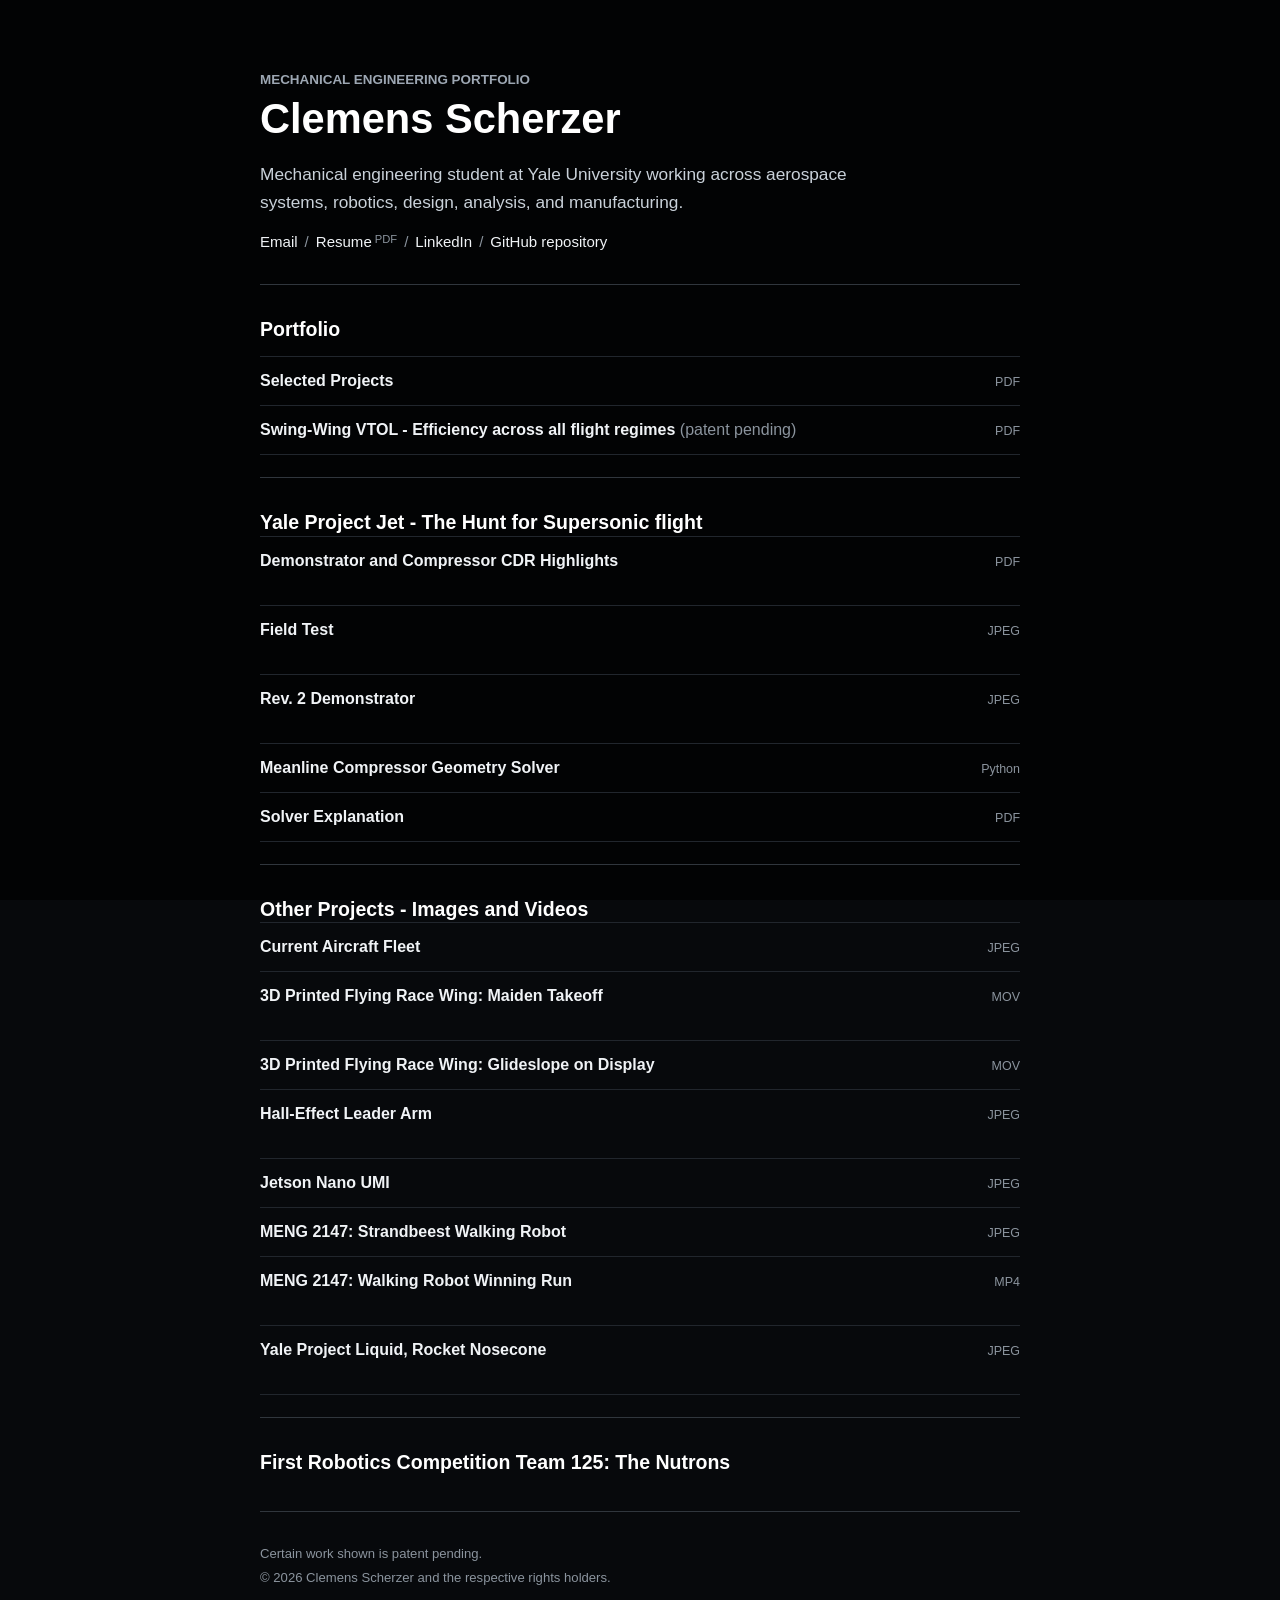
<file: index.html>
<!doctype html>
<html lang="en">
  <head>
    <meta charset="utf-8">
    <meta name="viewport" content="width=device-width, initial-scale=1">
    <meta name="description" content="Clemens Scherzer's mechanical engineering project portfolio.">
    <title>Clemens Scherzer | Portfolio</title>
    <link rel="preload" as="image" href="assets/slides/01-jet-engine.webp" type="image/webp">
    <link rel="stylesheet" href="portfolio-dark.css?v=5">
  </head>
  <body class="home-page">
    <div class="background-slideshow" aria-hidden="true">
      <img src="assets/slides/01-jet-engine.webp" alt="">
      <img src="assets/slides/02-vtol-frame.webp" alt="">
      <img src="assets/slides/03-hybrid-vtol.webp" alt="">
      <img src="assets/slides/04-frc-robot.webp" alt="">
      <img src="assets/slides/05-flying-wing.webp" alt="">
    </div>
    <main>
      <header>
        <p class="eyebrow">Mechanical Engineering Portfolio</p>
        <h1>Clemens Scherzer</h1>
        <p class="intro">
          Mechanical engineering student at Yale University working across
          aerospace systems, robotics, design, analysis, and manufacturing.
        </p>
        <p class="contact">
          <a href="mailto:clemi.scherzer@yale.edu">Email</a>
          <span aria-hidden="true">/</span>
          <a href="ClemensScherzerResume.pdf" target="_blank">Resume</a>
          <small class="contact-type">PDF</small>
          <span aria-hidden="true">/</span>
          <a href="https://www.linkedin.com/in/clemens-scherzer-73954b2a8/" target="_blank" rel="noreferrer">LinkedIn</a>
          <span aria-hidden="true">/</span>
          <a href="https://github.com/clemensJ/clemensj.github.io" target="_blank" rel="noreferrer">GitHub repository</a>
        </p>
      </header>

      <section aria-labelledby="primary-files">
        <h2 id="primary-files">Portfolio</h2>
        <ul class="primary-links">
          <li>
            <a href="ClemensScherzerPortfolio_9_09_25.pdf" target="_blank">Selected Projects</a>
            <span>PDF</span>
          </li>
          <li>
            <a href="VTOL_mvp_Presentation_09_18_25.pdf" target="_blank">Swing-Wing VTOL - Efficiency across all flight regimes <span class="patent-note">(patent pending)</span></a>
            <span>PDF</span>
          </li>
        </ul>
      </section>

      <section aria-labelledby="yale-jet">
        <div class="section-heading-block">
          <h2 id="yale-jet"><a class="section-link" href="ProjectJet_Docs/">Yale Project Jet - The Hunt for Supersonic flight</a></h2>
          <p class="section-description">As Project Lead of Yale Project Jet, I lead the development of a high speed air-breathing UAV, with the lofty goal of breaking the sound barrier. I own the entire system, from airframe to engine. In the club's inaugural year we built a subscale airframe demonstrator and compressor prototypes, and held reviews with industry professionals from RTX. This year, we are sprinting towards complete engine build, static fire, and full scale airframe construction.</p>
        </div>
        <ul class="primary-links">
          <li class="has-description">
            <a href="ProjectJet_Docs/Select_CDR_slides.pdf" target="_blank">Demonstrator and Compressor CDR Highlights</a><span>PDF</span>
            <p class="link-description">As presented to turbomachinery experts from RTX.</p>
          </li>
          <li class="has-description">
            <a href="ProjectJet_Docs/Before_Crash.jpeg" target="_blank">Field Test</a><span>JPEG</span>
            <p class="link-description">Picture of the Rev. 1 Demonstrator before launch. Unfortunately, later-than-anticipated rotation and release in tall grass lead to catastrophic wingtip strikes as the vehicle began to lift off. A new raised launch rail is completed and will be used to launch Rev. 2.</p>
          </li>
          <li class="has-description">
            <a href="ProjectJet_Docs/Rev2_Demonstrator.jpeg" target="_blank">Rev. 2 Demonstrator</a><span>JPEG</span>
            <p class="link-description">After Rev. 1's failure, we redesigned the launch hook and built a new aircraft in 72 hours, with tests planned for the first week of classes in September 2026.</p>
          </li>
          <li><a href="ProjectJet_Docs/root_tip_axial_stage_uniform_dehallers.py" target="_blank">Meanline Compressor Geometry Solver</a><span>Python</span></li>
          <li><a href="ProjectJet_Docs/SolverExplanation.pdf" target="_blank">Solver Explanation</a><span>PDF</span></li>
        </ul>
      </section>

      <section aria-labelledby="media">
        <div class="section-heading-block">
          <h2 id="media"><a class="section-link" href="Misc_Im_Vids/">Other Projects - Images and Videos</a></h2>
          <p class="section-description">I have also undertaken many smaller projects, from quadruped walking robots, to data acquisition devices, to my high performance FPV flying wing.</p>
        </div>
        <ul class="primary-links">
          <li><a href="Misc_Im_Vids/Current_Fleet.jpeg" target="_blank">Current Aircraft Fleet</a><span>JPEG</span></li>
          <li class="has-description">
            <a href="Misc_Im_Vids/Wing_Maiden_Clip_3S.mov" target="_blank">3D Printed Flying Race Wing: Maiden Takeoff</a><span>MOV</span>
            <p class="link-description">This wing proved to be capable of 102mph level flight on a 3s LiPo, significantly faster than Spec-Class race wings with the same powertrain.</p>
          </li>
          <li><a href="Misc_Im_Vids/Wing_glideslope_and_bounce.mov" target="_blank">3D Printed Flying Race Wing: Glideslope on Display</a><span>MOV</span></li>
          <li class="has-description">
            <a href="Misc_Im_Vids/Hall_Effect_Leader_Arm.jpeg" target="_blank">Hall-Effect Leader Arm</a><span>JPEG</span>
            <p class="link-description">This arm took inspiration from the widely adopted GELLO leader arms, but was completely redesigned to use cheap, COTS hall effect sensors and friction hinges. This reduced costs by a factor of three and eliminated reliance on low production quantity servo motors.</p>
          </li>
          <li><a href="Misc_Im_Vids/JetsonNano_UMI.jpeg" target="_blank">Jetson Nano UMI</a><span>JPEG</span></li>
          <li><a href="Misc_Im_Vids/MENG_2147_Walker.jpeg" target="_blank">MENG 2147: Strandbeest Walking Robot</a><span>JPEG</span></li>
          <li class="has-description">
            <a href="Misc_Im_Vids/MENG_2147_Walker.mp4" target="_blank">MENG 2147: Walking Robot Winning Run</a><span>MP4</span>
            <p class="link-description">My team won our final competition, to complete the course as rapidly as possible with a linkage-based walker.</p>
          </li>
          <li class="has-description">
            <a href="Misc_Im_Vids/PLIQ_nosecone.jpeg" target="_blank">Yale Project Liquid, Rocket Nosecone</a><span>JPEG</span>
            <p class="link-description">I experimented with composite layups and printed molds to produce the nosecone for Yale Project Liquid's rocket.</p>
          </li>
        </ul>
      </section>

      <section aria-labelledby="frc-125">
        <h2 id="frc-125"><a class="section-link" href="FRC_125/">First Robotics Competition Team 125: The Nutrons</a></h2>
      </section>

      <footer>
        <p>Certain work shown is patent pending.</p>
        <p>&copy; 2026 Clemens Scherzer and the respective rights holders.</p>
      </footer>
    </main>
  </body>
</html>
</file>
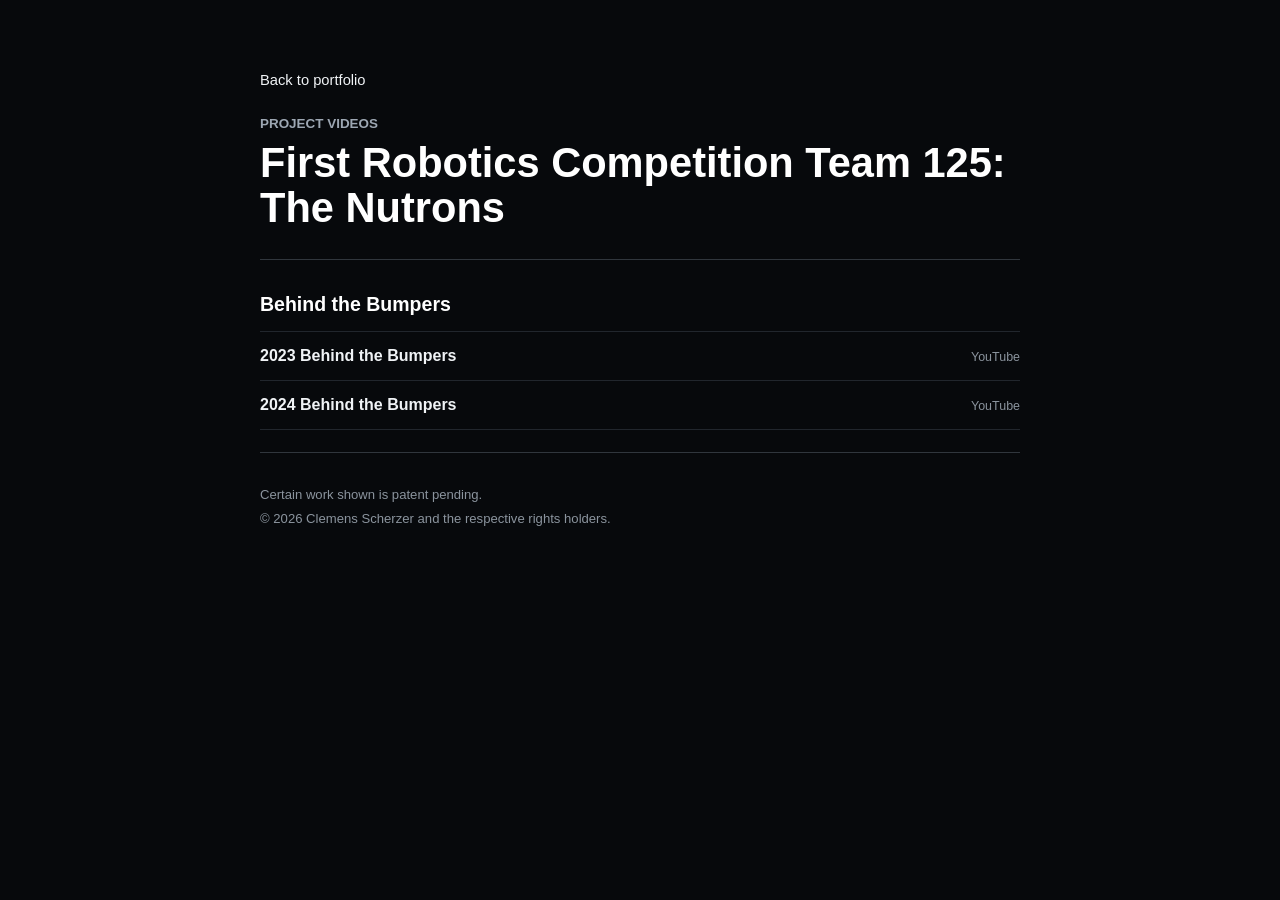
<file: FRC_125/index.html>
<!doctype html>
<html lang="en">
  <head>
    <meta charset="utf-8">
    <meta name="viewport" content="width=device-width, initial-scale=1">
    <meta name="description" content="First Robotics Competition Team 125: The Nutrons video features.">
    <title>First Robotics Competition Team 125: The Nutrons | Clemens Scherzer</title>
    <link rel="stylesheet" href="../portfolio-dark.css?v=5">
  </head>
  <body>
    <main class="subpage">
      <nav class="back-link" aria-label="Breadcrumb">
        <a href="../">Back to portfolio</a>
      </nav>

      <header>
        <p class="eyebrow">Project Videos</p>
        <h1>First Robotics Competition Team 125: The Nutrons</h1>
      </header>

      <section aria-labelledby="behind-the-bumpers">
        <h2 id="behind-the-bumpers">Behind the Bumpers</h2>
        <ul class="primary-links">
          <li>
            <a href="https://www.youtube.com/watch?v=fmK7OAET3F4" target="_blank" rel="noreferrer">2023 Behind the Bumpers</a>
            <span>YouTube</span>
          </li>
          <li>
            <a href="https://www.youtube.com/watch?v=wwSJdBOpfKY" target="_blank" rel="noreferrer">2024 Behind the Bumpers</a>
            <span>YouTube</span>
          </li>
        </ul>
      </section>

      <footer>
        <p>Certain work shown is patent pending.</p>
        <p>&copy; 2026 Clemens Scherzer and the respective rights holders.</p>
      </footer>
    </main>
  </body>
</html>
</file>
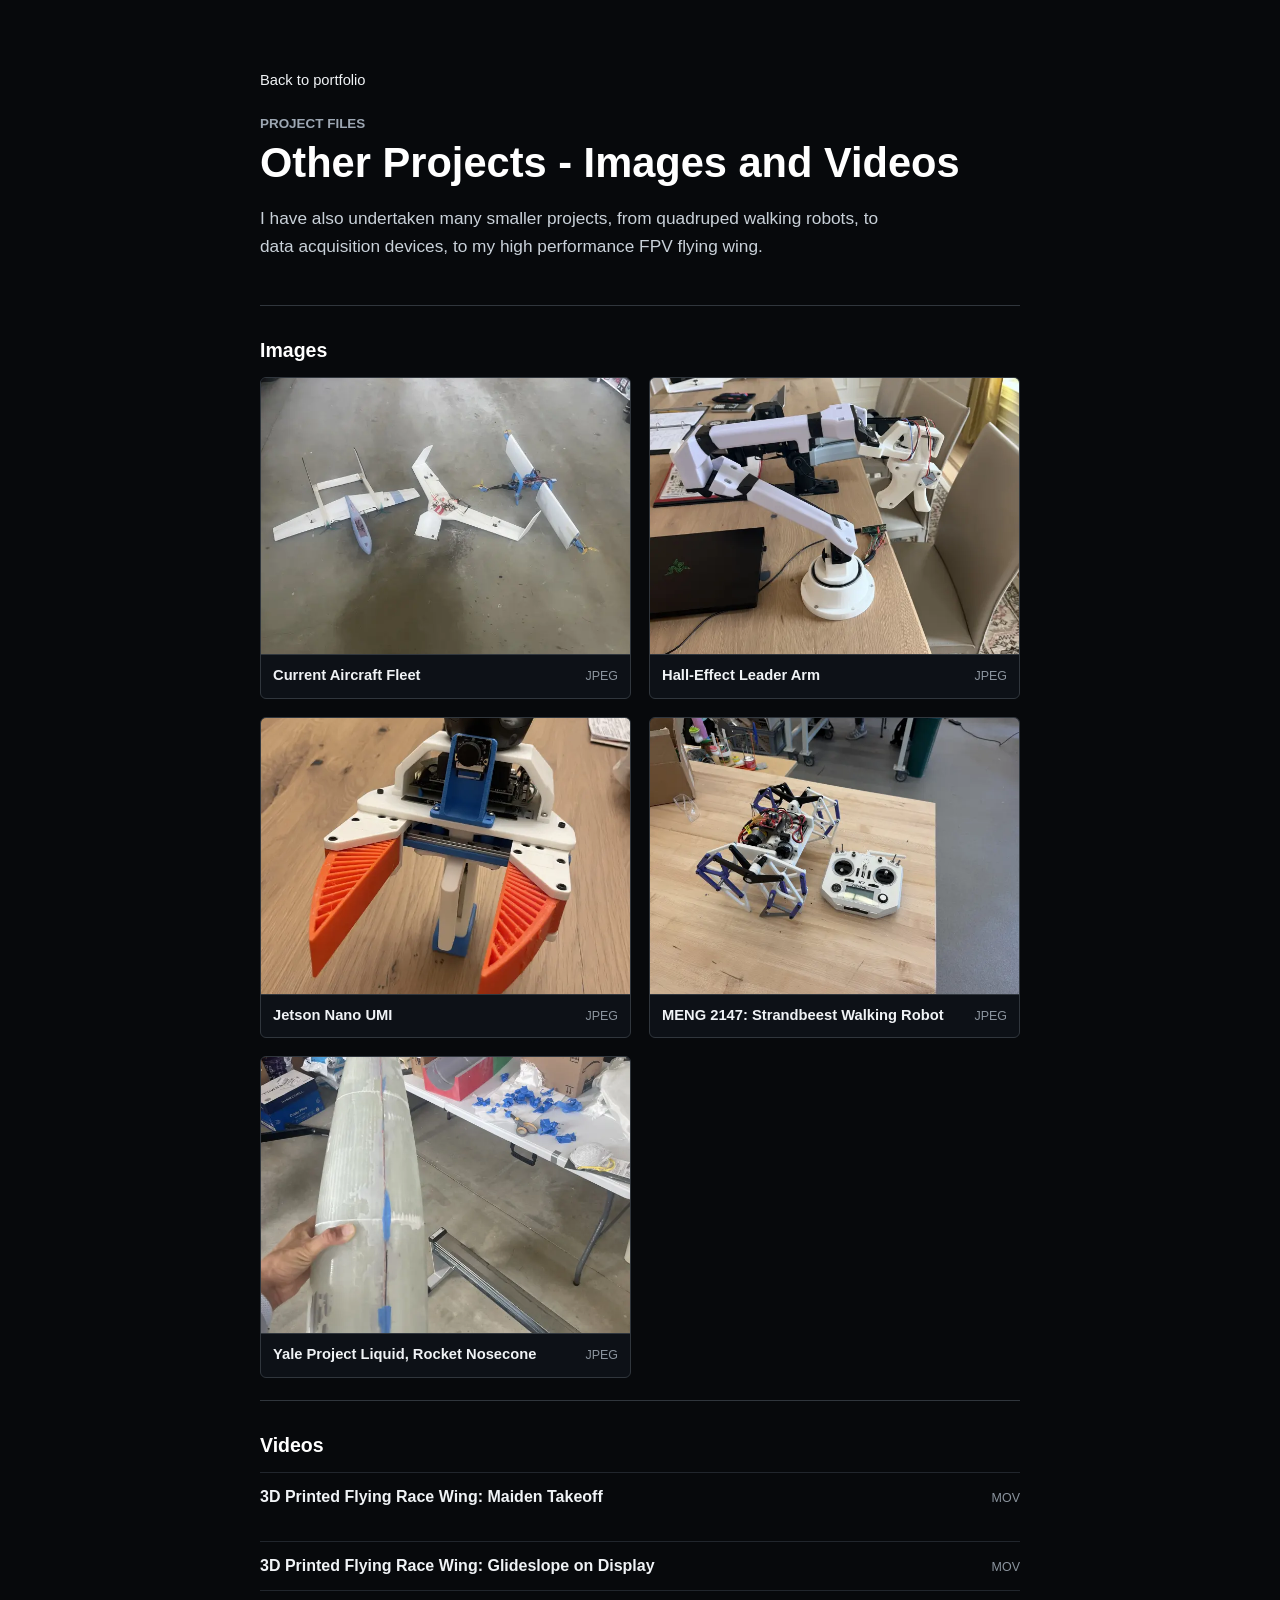
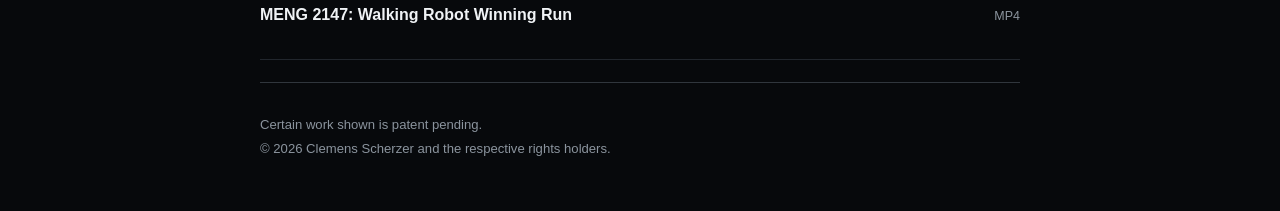
<file: Misc_Im_Vids/index.html>
<!doctype html>
<html lang="en">
  <head>
    <meta charset="utf-8">
    <meta name="viewport" content="width=device-width, initial-scale=1">
    <meta name="description" content="Other engineering project images and videos from Clemens Scherzer.">
    <title>Other Projects - Images and Videos | Clemens Scherzer</title>
    <link rel="stylesheet" href="../portfolio-dark.css?v=5">
  </head>
  <body>
    <main class="subpage">
      <nav class="back-link" aria-label="Breadcrumb">
        <a href="../">Back to portfolio</a>
      </nav>

      <header>
        <p class="eyebrow">Project Files</p>
        <h1>Other Projects - Images and Videos</h1>
        <p class="intro">I have also undertaken many smaller projects, from quadruped walking robots, to data acquisition devices, to my high performance FPV flying wing.</p>
      </header>

      <section aria-labelledby="project-images">
        <h2 id="project-images">Images</h2>
        <ul class="thumbnail-grid">
          <li>
            <a href="Current_Fleet.jpeg" target="_blank">
              <img src="thumbnails/Current_Fleet.webp" alt="A collection of prototype aircraft" loading="lazy">
              <span>Current Aircraft Fleet <small>JPEG</small></span>
            </a>
          </li>
          <li>
            <a class="has-description" href="Hall_Effect_Leader_Arm.jpeg" target="_blank">
              <img src="thumbnails/Hall_Effect_Leader_Arm.webp" alt="Hall-effect leader arm prototype" loading="lazy">
              <span>Hall-Effect Leader Arm <small>JPEG</small></span>
              <p class="link-description">This arm took inspiration from the widely adopted GELLO leader arms, but was completely redesigned to use cheap, COTS hall effect sensors and friction hinges. This reduced costs by a factor of three and eliminated reliance on low production quantity servo motors.</p>
            </a>
          </li>
          <li>
            <a href="JetsonNano_UMI.jpeg" target="_blank">
              <img src="thumbnails/JetsonNano_UMI.webp" alt="Jetson Nano universal manipulator interface" loading="lazy">
              <span>Jetson Nano UMI <small>JPEG</small></span>
            </a>
          </li>
          <li>
            <a href="MENG_2147_Walker.jpeg" target="_blank">
              <img src="thumbnails/MENG_2147_Walker.webp" alt="Mechanical walker prototype and controller" loading="lazy">
              <span>MENG 2147: Strandbeest Walking Robot <small>JPEG</small></span>
            </a>
          </li>
          <li>
            <a class="has-description" href="PLIQ_nosecone.jpeg" target="_blank">
              <img src="thumbnails/PLIQ_nosecone.webp" alt="Project Liquid composite nosecone manufacturing" loading="lazy">
              <span>Yale Project Liquid, Rocket Nosecone <small>JPEG</small></span>
              <p class="link-description">I experimented with composite layups and printed molds to produce the nosecone for Yale Project Liquid's rocket.</p>
            </a>
          </li>
        </ul>
      </section>

      <section aria-labelledby="project-videos">
        <h2 id="project-videos">Videos</h2>
        <ul class="primary-links">
          <li class="has-description">
            <a href="Wing_Maiden_Clip_3S.mov" target="_blank">3D Printed Flying Race Wing: Maiden Takeoff</a><span>MOV</span>
            <p class="link-description">This wing proved to be capable of 102mph level flight on a 3s LiPo, significantly faster than Spec-Class race wings with the same powertrain.</p>
          </li>
          <li><a href="Wing_glideslope_and_bounce.mov" target="_blank">3D Printed Flying Race Wing: Glideslope on Display</a><span>MOV</span></li>
          <li class="has-description">
            <a href="MENG_2147_Walker.mp4" target="_blank">MENG 2147: Walking Robot Winning Run</a><span>MP4</span>
            <p class="link-description">My team won our final competition, to complete the course as rapidly as possible with a linkage-based walker.</p>
          </li>
        </ul>
      </section>

      <footer>
        <p>Certain work shown is patent pending.</p>
        <p>&copy; 2026 Clemens Scherzer and the respective rights holders.</p>
      </footer>
    </main>
  </body>
</html>
</file>
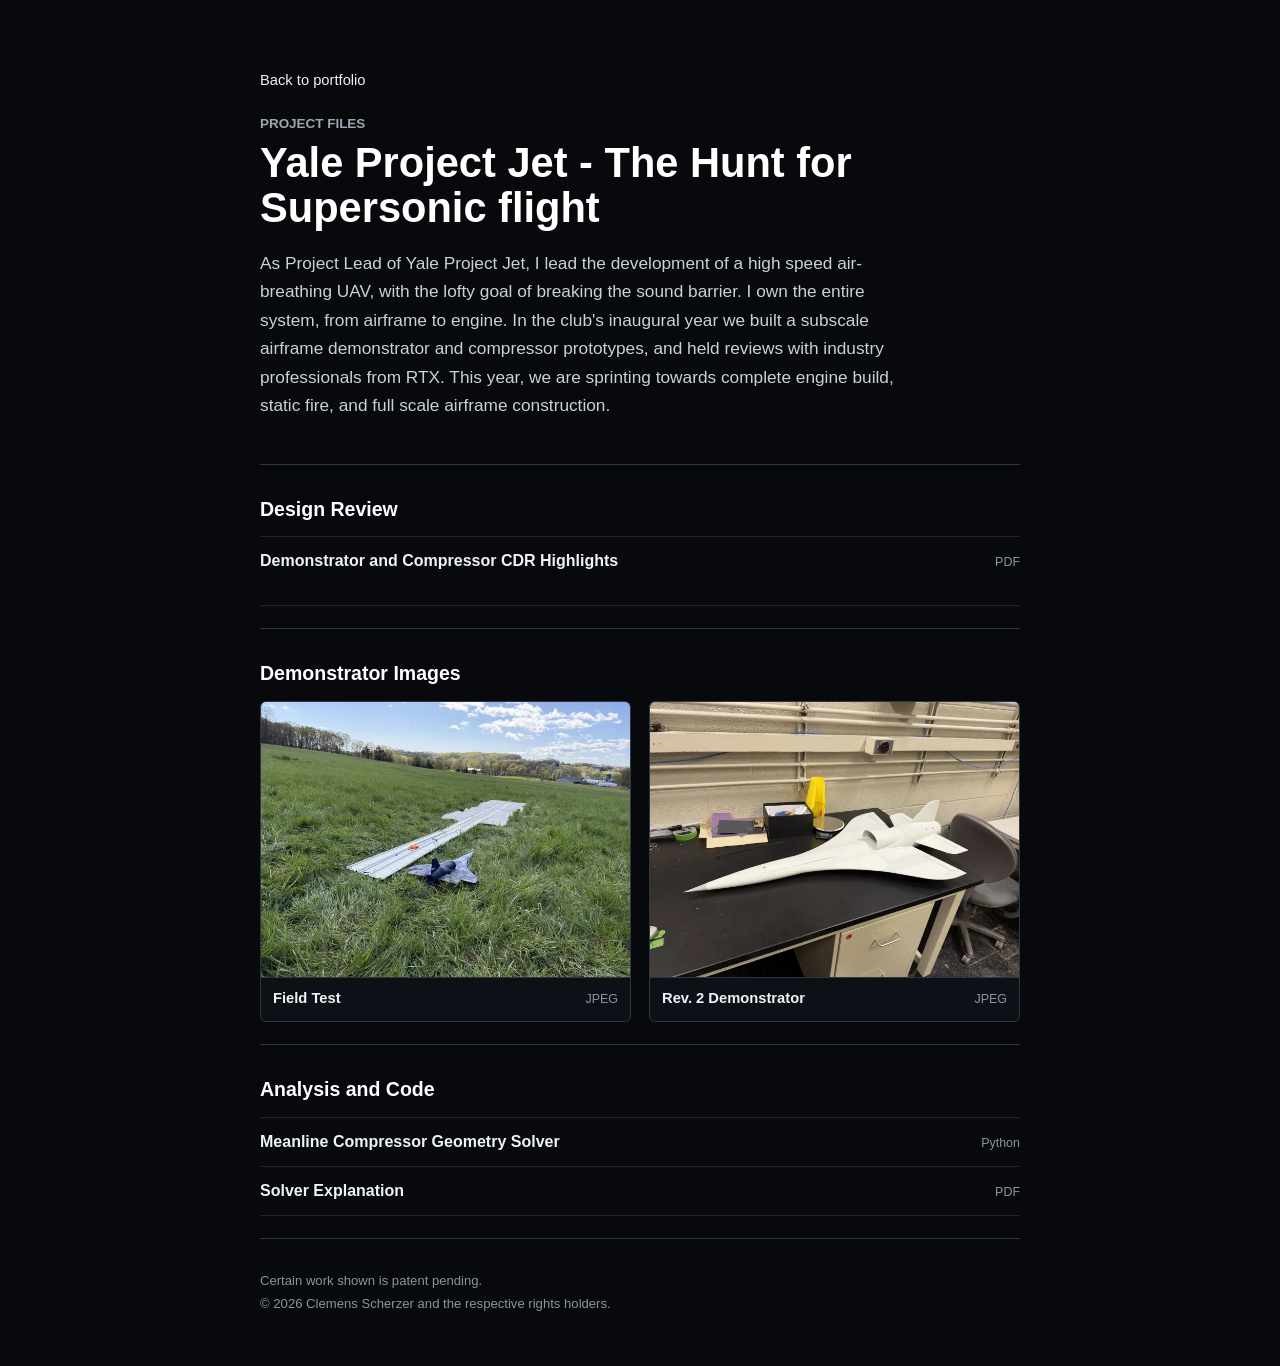
<file: ProjectJet_Docs/index.html>
<!doctype html>
<html lang="en">
  <head>
    <meta charset="utf-8">
    <meta name="viewport" content="width=device-width, initial-scale=1">
    <meta name="description" content="Yale Project Jet - The Hunt for Supersonic flight, led by Clemens Scherzer.">
    <title>Yale Project Jet - The Hunt for Supersonic flight | Clemens Scherzer</title>
    <link rel="stylesheet" href="../portfolio-dark.css?v=5">
  </head>
  <body>
    <main class="subpage">
      <nav class="back-link" aria-label="Breadcrumb">
        <a href="../">Back to portfolio</a>
      </nav>

      <header>
        <p class="eyebrow">Project Files</p>
        <h1>Yale Project Jet - The Hunt for Supersonic flight</h1>
        <p class="intro">As Project Lead of Yale Project Jet, I lead the development of a high speed air-breathing UAV, with the lofty goal of breaking the sound barrier. I own the entire system, from airframe to engine. In the club's inaugural year we built a subscale airframe demonstrator and compressor prototypes, and held reviews with industry professionals from RTX. This year, we are sprinting towards complete engine build, static fire, and full scale airframe construction.</p>
      </header>

      <section aria-labelledby="jet-review">
        <h2 id="jet-review">Design Review</h2>
        <ul class="primary-links">
          <li class="has-description">
            <a href="Select_CDR_slides.pdf" target="_blank">Demonstrator and Compressor CDR Highlights</a><span>PDF</span>
            <p class="link-description">As presented to turbomachinery experts from RTX.</p>
          </li>
        </ul>
      </section>

      <section aria-labelledby="jet-images">
        <h2 id="jet-images">Demonstrator Images</h2>
        <ul class="thumbnail-grid">
          <li>
            <a class="has-description" href="Before_Crash.jpeg" target="_blank">
              <img src="thumbnails/Before_Crash.webp" alt="Yale Project Jet aircraft at a field test" loading="lazy">
              <span>Field Test <small>JPEG</small></span>
              <p class="link-description">Picture of the Rev. 1 Demonstrator before launch. Unfortunately, later-than-anticipated rotation and release in tall grass lead to catastrophic wingtip strikes as the vehicle began to lift off. A new raised launch rail is completed and will be used to launch Rev. 2.</p>
            </a>
          </li>
          <li>
            <a class="has-description" href="Rev2_Demonstrator.jpeg" target="_blank">
              <img src="thumbnails/Rev2_Demonstrator.webp" alt="Yale Project Jet Rev. 2 demonstrator aircraft" loading="lazy">
              <span>Rev. 2 Demonstrator <small>JPEG</small></span>
              <p class="link-description">After Rev. 1's failure, we redesigned the launch hook and built a new aircraft in 72 hours, with tests planned for the first week of classes in September 2026.</p>
            </a>
          </li>
        </ul>
      </section>

      <section aria-labelledby="jet-analysis">
        <h2 id="jet-analysis">Analysis and Code</h2>
        <ul class="primary-links">
          <li><a href="root_tip_axial_stage_uniform_dehallers.py" target="_blank">Meanline Compressor Geometry Solver</a><span>Python</span></li>
          <li><a href="SolverExplanation.pdf" target="_blank">Solver Explanation</a><span>PDF</span></li>
        </ul>
      </section>

      <footer>
        <p>Certain work shown is patent pending.</p>
        <p>&copy; 2026 Clemens Scherzer and the respective rights holders.</p>
      </footer>
    </main>
  </body>
</html>
</file>
<file: portfolio-dark.css>
:root {
  color-scheme: dark;
  font-family: -apple-system, BlinkMacSystemFont, "Segoe UI", Helvetica, Arial, sans-serif;
  color: #f0f3f6;
  background: #07090c;
  font-synthesis: none;
}

* {
  box-sizing: border-box;
}

body {
  margin: 0;
  min-height: 100vh;
  background: #07090c;
}

main {
  position: relative;
  z-index: 1;
  width: min(100% - 40px, 760px);
  margin: 0 auto;
  padding: 72px 0 48px;
}

.background-slideshow {
  position: fixed;
  z-index: 0;
  inset: 0;
  overflow: hidden;
  background: #050608;
}

.background-slideshow::after {
  position: absolute;
  content: "";
  inset: 0;
  background: rgb(0 0 0 / 52%);
}

.background-slideshow img {
  position: absolute;
  inset: 0;
  width: 100%;
  height: 100%;
  object-fit: cover;
  object-position: 54% center;
  opacity: 0;
  filter: brightness(0.58) saturate(0.82);
  animation: background-slide 40s linear infinite;
}

.background-slideshow img:nth-child(1) {
  animation-delay: -1s;
}

.background-slideshow img:nth-child(2) {
  animation-delay: 7s;
}

.background-slideshow img:nth-child(3) {
  animation-delay: 15s;
}

.background-slideshow img:nth-child(4) {
  animation-delay: 23s;
}

.background-slideshow img:nth-child(5) {
  animation-delay: 31s;
}

.background-slideshow img:nth-child(-n+3) {
  transform: translateX(-96px);
}

.background-slideshow img:nth-child(2) {
  transform: translateX(-192px);
}

.background-slideshow img:nth-child(-n+4) {
  filter: brightness(0.73) saturate(0.82);
}

@keyframes background-slide {
  0% {
    opacity: 0;
  }

  2.5%,
  20% {
    opacity: 1;
  }

  22.5%,
  100% {
    opacity: 0;
  }
}

header {
  padding-bottom: 34px;
  border-bottom: 1px solid #30363d;
}

.eyebrow {
  margin: 0 0 10px;
  color: #9da7b3;
  font-size: 0.84rem;
  font-weight: 600;
  text-transform: uppercase;
}

h1,
h2,
p {
  letter-spacing: 0;
}

h1 {
  margin: 0;
  color: #ffffff;
  font-size: 2.6rem;
  line-height: 1.08;
}

.intro {
  max-width: 650px;
  margin: 18px 0 16px;
  color: #c9d1d9;
  font-size: 1.08rem;
  line-height: 1.65;
}

.contact {
  display: flex;
  flex-wrap: wrap;
  gap: 7px;
  margin: 0;
  color: #8b949e;
  font-size: 0.94rem;
}

.contact-type {
  margin-left: -4px;
  color: #8b949e;
  font-size: 0.7rem;
}

section {
  padding: 32px 0 22px;
  border-bottom: 1px solid #30363d;
}

h2 {
  margin: 0 0 14px;
  color: #ffffff;
  font-size: 1.22rem;
  line-height: 1.3;
}

.section-link {
  color: inherit;
}

.back-link {
  margin-bottom: 28px;
  font-size: 0.92rem;
}

.subpage header {
  padding-bottom: 28px;
}

ul {
  margin: 0;
  padding-left: 22px;
}

li {
  margin: 9px 0;
  line-height: 1.5;
}

a {
  color: #f0f3f6;
  text-decoration: none;
}

a:hover {
  color: #ff9b5c;
}

a:focus-visible {
  outline: 2px solid #58a6ff;
  outline-offset: 4px;
  border-radius: 2px;
}

.primary-links {
  padding: 0;
  list-style: none;
}

.primary-links li {
  display: grid;
  grid-template-columns: minmax(0, 1fr) auto;
  align-items: baseline;
  gap: 20px;
  margin: 0;
  padding: 12px 0;
  border-top: 1px solid #21262d;
}

.primary-links li:last-child {
  border-bottom: 1px solid #21262d;
}

.primary-links a {
  font-weight: 600;
}

.primary-links li > span {
  color: #8b949e;
  font-size: 0.78rem;
}

.primary-links .patent-note {
  color: #8b949e;
  font-size: inherit;
  font-weight: 400;
}

.section-heading-block h2 {
  margin-bottom: 0;
}

.section-description,
.link-description {
  max-height: 0;
  margin: 0;
  overflow: hidden;
  color: #b7c0ca;
  font-size: 0.9rem;
  font-weight: 400;
  line-height: 1.55;
  opacity: 0;
  transition: max-height 350ms ease, margin 350ms ease, opacity 220ms ease;
}

.section-heading-block:has(.section-link:hover) .section-description,
.section-heading-block:focus-within .section-description {
  max-height: 24rem;
  margin: 10px 0 18px;
  opacity: 1;
}

.primary-links .link-description {
  grid-column: 1 / -1;
}

.primary-links .has-description:has(> a:hover) .link-description,
.primary-links .has-description:focus-within .link-description {
  max-height: 14rem;
  margin-top: 8px;
  opacity: 1;
}

.thumbnail-grid {
  display: grid;
  grid-template-columns: repeat(2, minmax(0, 1fr));
  gap: 18px;
  padding: 0;
  list-style: none;
}

.thumbnail-grid li {
  min-width: 0;
  margin: 0;
}

.thumbnail-grid a {
  display: block;
  overflow: hidden;
  color: #f0f3f6;
  text-decoration: none;
  background: #0d1117;
  border: 1px solid #30363d;
  border-radius: 6px;
}

.thumbnail-grid a:hover {
  color: #ff9b5c;
  border-color: #6e7681;
}

.thumbnail-grid img {
  display: block;
  width: 100%;
  aspect-ratio: 4 / 3;
  object-fit: cover;
  background: #161b22;
  border-bottom: 1px solid #30363d;
}

.thumbnail-grid span {
  display: flex;
  align-items: baseline;
  justify-content: space-between;
  gap: 14px;
  padding: 11px 12px 12px;
  font-size: 0.92rem;
  font-weight: 600;
  line-height: 1.35;
}

.thumbnail-grid small {
  color: #8b949e;
  font-size: 0.78rem;
  font-weight: 400;
}

.thumbnail-grid .link-description {
  padding: 0 12px;
}

.thumbnail-grid .has-description:hover .link-description,
.thumbnail-grid .has-description:focus .link-description {
  max-height: 18rem;
  padding-bottom: 12px;
  opacity: 1;
}

footer {
  padding-top: 28px;
  color: #8b949e;
  font-size: 0.82rem;
  line-height: 1.5;
}

footer p {
  margin: 4px 0;
}

@media (prefers-reduced-motion: reduce) {
  .background-slideshow img {
    animation: none;
  }

  .section-description,
  .link-description {
    transition: none;
  }

  .background-slideshow img:first-child {
    opacity: 1;
  }
}

@media (hover: none) {
  .section-description,
  .primary-links .link-description,
  .thumbnail-grid .link-description {
    max-height: none;
    opacity: 1;
  }

  .section-description {
    margin: 10px 0 18px;
  }

  .primary-links .link-description {
    margin-top: 8px;
  }

  .thumbnail-grid .link-description {
    padding-bottom: 12px;
  }
}

@media (max-width: 560px) {
  main {
    width: min(100% - 28px, 760px);
    padding-top: 42px;
  }

  h1 {
    font-size: 2.08rem;
  }

  .intro {
    font-size: 1rem;
  }

  section {
    padding-top: 27px;
  }

  .thumbnail-grid {
    grid-template-columns: 1fr;
  }

  .background-slideshow img:nth-child(-n+3) {
    transform: translateX(-36px);
  }

  .background-slideshow img:nth-child(2) {
    transform: translateX(-72px);
  }
}
</file>
